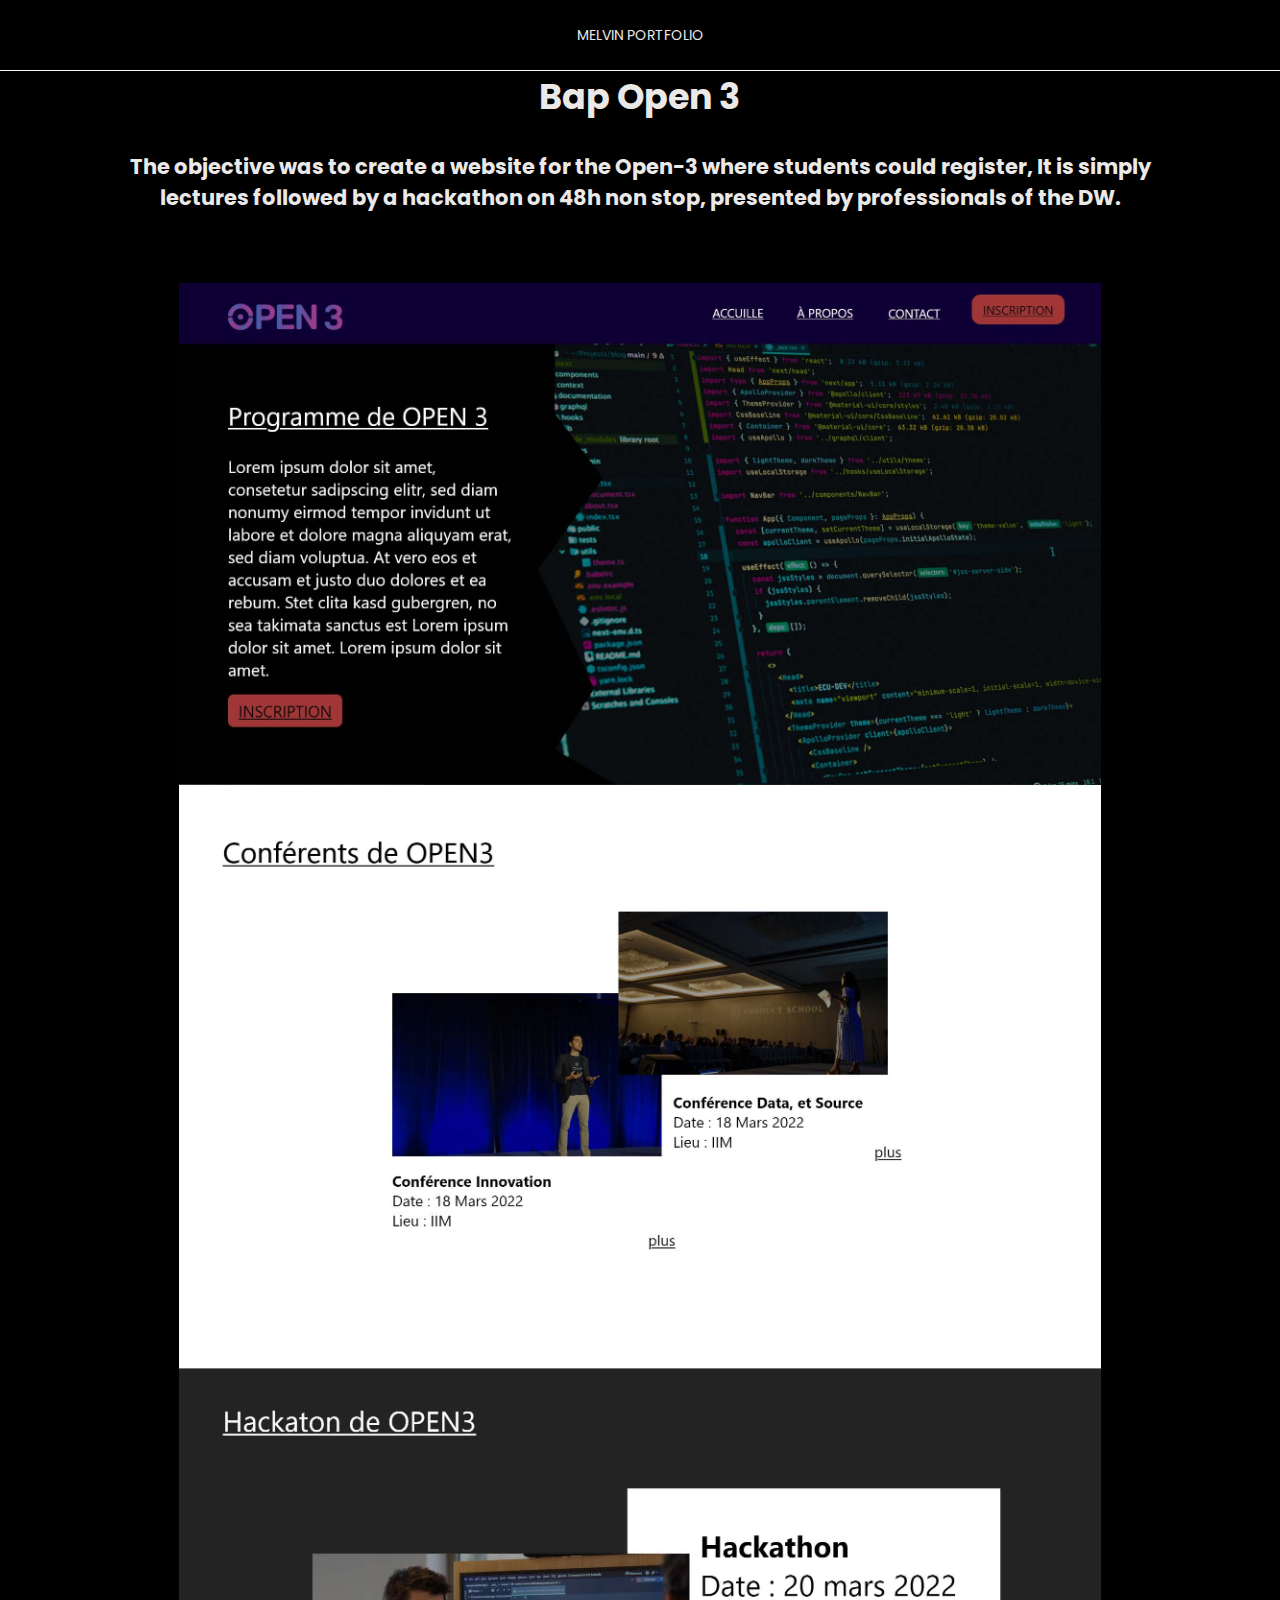
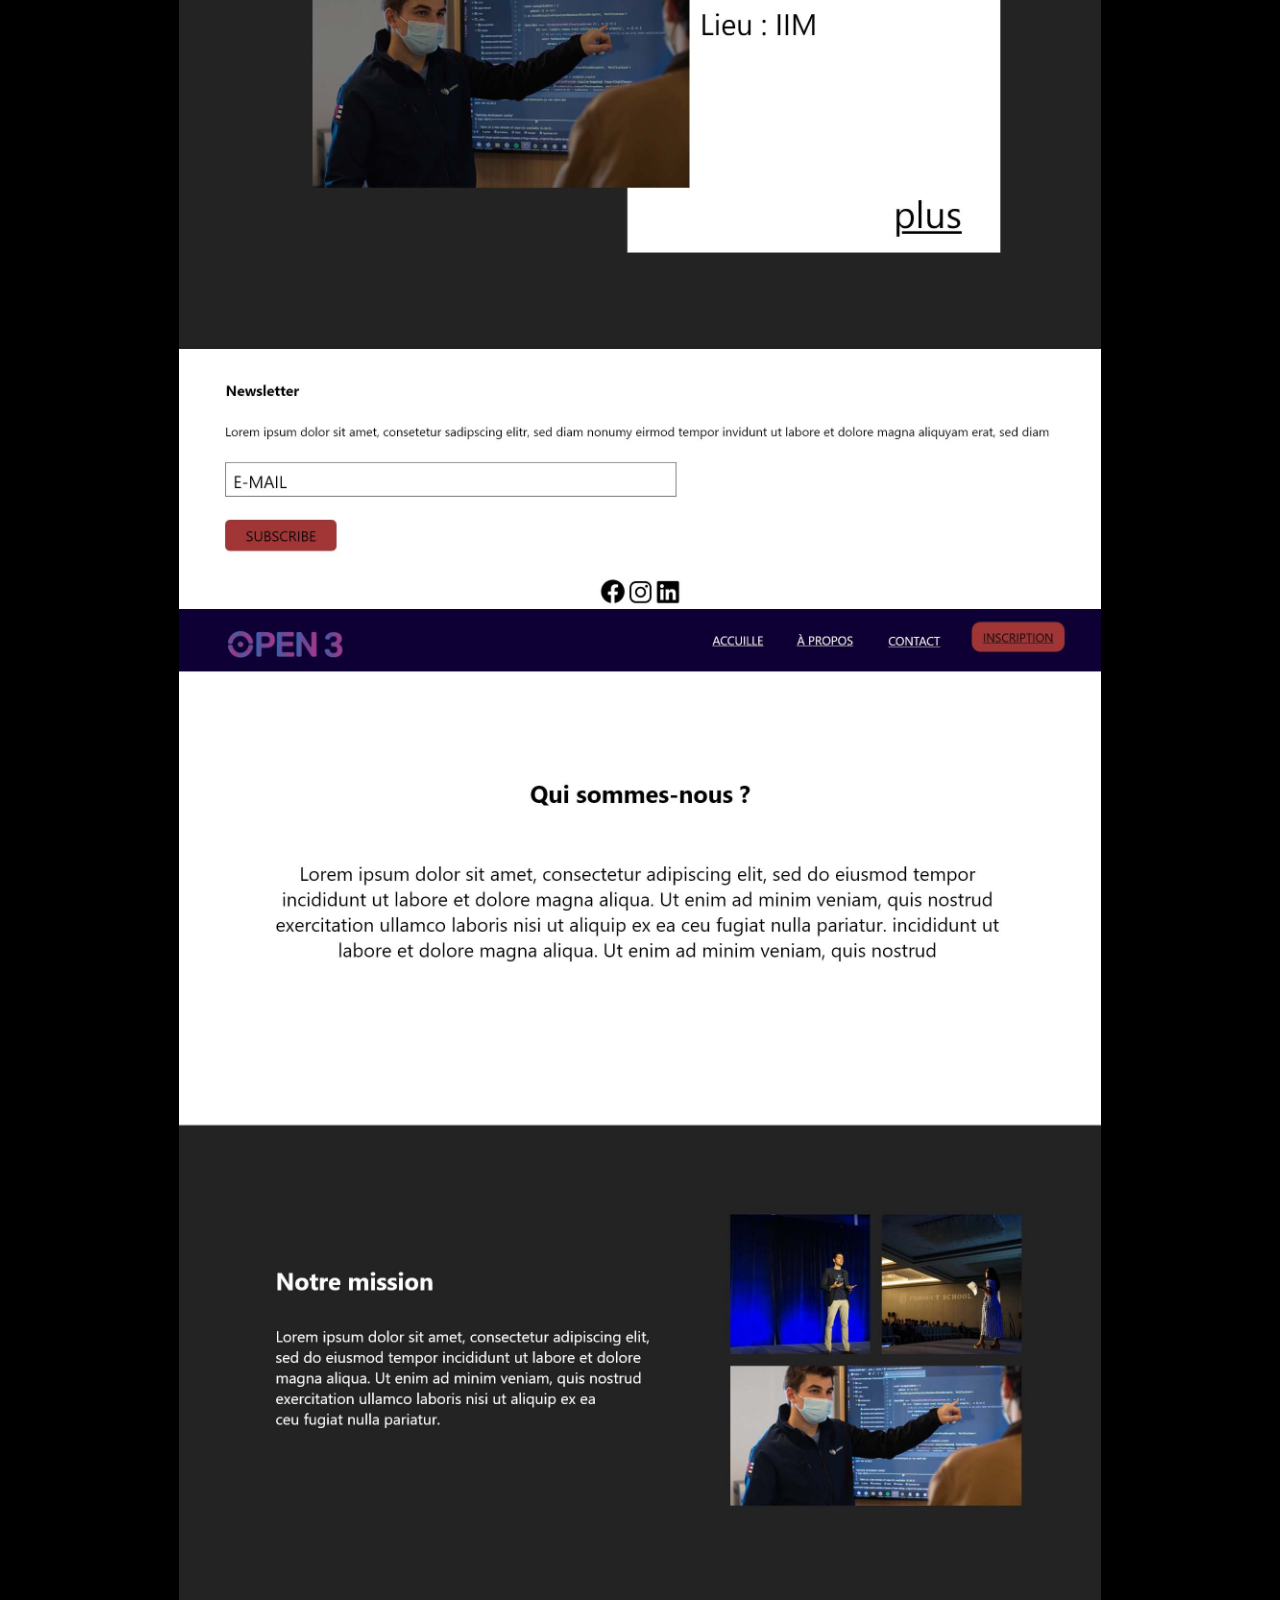
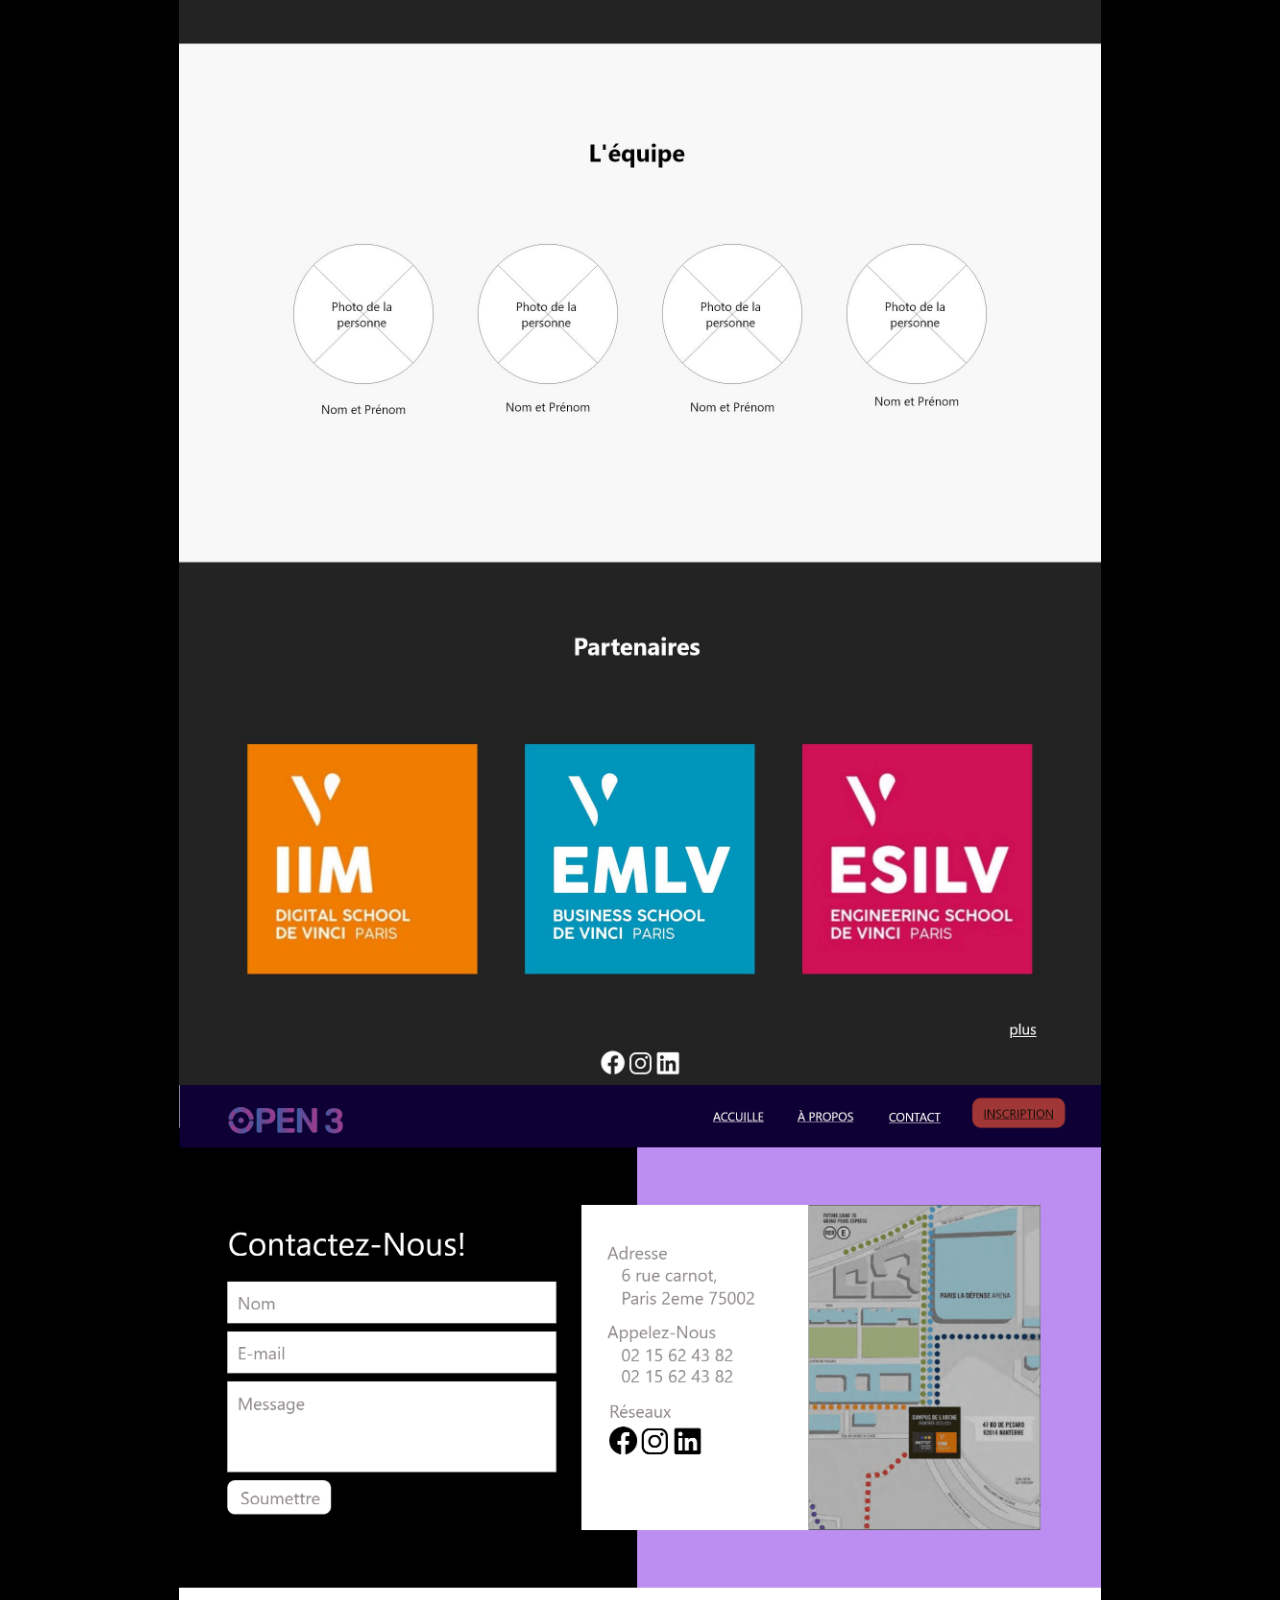
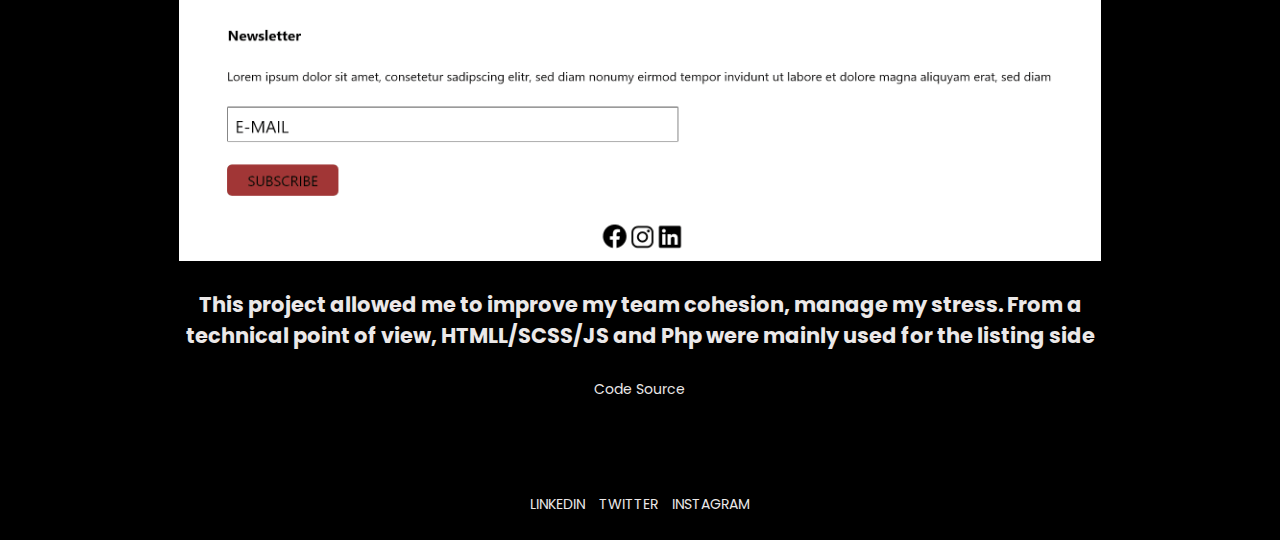
<file: bap-open-3.html>
<!DOCTYPE html>
<html lang="en">
<head>
    <meta charset="UTF-8">
    <meta http-equiv="X-UA-Compatible" content="IE=edge">
    <meta name="viewport" content="width=device-width, initial-scale=1.0">
    <script src="https://code.jquery.com/jquery-3.5.0.js"></script>
    <link rel="stylesheet" href="https://use.fontawesome.com/releases/v5.15.4/css/all.css" integrity="sha384-DyZ88mC6Up2uqS4h/KRgHuoeGwBcD4Ng9SiP4dIRy0EXTlnuz47vAwmeGwVChigm" crossorigin="anonymous">
    <link href="https://www.dafontfree.net/embed/bW9udHJlYWwtbWVkaXVtLXJlZ3VsYXImZGF0YS8yNi9tLzEzNTAxOC9Nb250cmVhbC1NZWRpdW0udHRm" rel="stylesheet" type="text/css"/>
    <link rel="stylesheet" href="style.css">
    <title>Open-3 Project</title>
</head>
<body>
    <header>
        <nav>
            
            <ul class="midle">
                <span class="scroll_to_about button-hover"><a href="index.html">MELVIN PORTFOLIO</a></span>
            </ul>  
        </nav>    
    </header>
    <section class="desc-project">
        <h1>Bap Open 3</h1>
        <h3>The objective was to create a website for the Open-3 where students could register, It is simply lectures followed by a hackathon on 48h non stop, presented by professionals of the DW.  </h3>

    </section>
    <section class="visu-project">
        <img src="./image/Accueil – 1.jpg" loading="lazy" alt="">
        <img src="./image/About Us.jpg" loading="lazy" alt="">
        <img src="./image/Accueil.png" loading="lazy" alt="">
    </section>
    <section class="conclu-project">
        <h3>This project allowed me to improve my team cohesion, manage my stress. From a technical point of view, HTMLL/SCSS/JS and Php were mainly used for the listing side</h3>
    <div class="link-project">
        <a href="#">
            <!-- <i class="fas fa-arrow-left"></i> -->
        </a>
        <a href="https://github.com/MeliMel00/Bap-open-3-grp34" class="github-link" target="_blank">Code Source</a>
        <a href="travel-enjoy.html"><i class="fas fa-arrow-right"></i></a>
    </div>
    </section>
    <footer>
        <div class="link_profil_footer">
            <a href="https://www.linkedin.com/in/melvin-chevallier-5460271b9/"><ul>LINKEDIN</ul></a>
            <a href="https://twitter.com/CvlMel"><ul>TWITTER</ul></a>
            <a href="https://www.instagram.com/mel_cvl93/"><ul>INSTAGRAM</ul></a>
            <a href="mailto:melvin.chevallier@edu.devinci.fr"><ul><i class="fas fa-envelope"></i></ul></a>
       </div>
    </footer>
    <div class="cursor"></div>
</body>
<script src="./js/cursor.js"></script>
<script src="./js/monscript.js"></script>
</html>
</file>
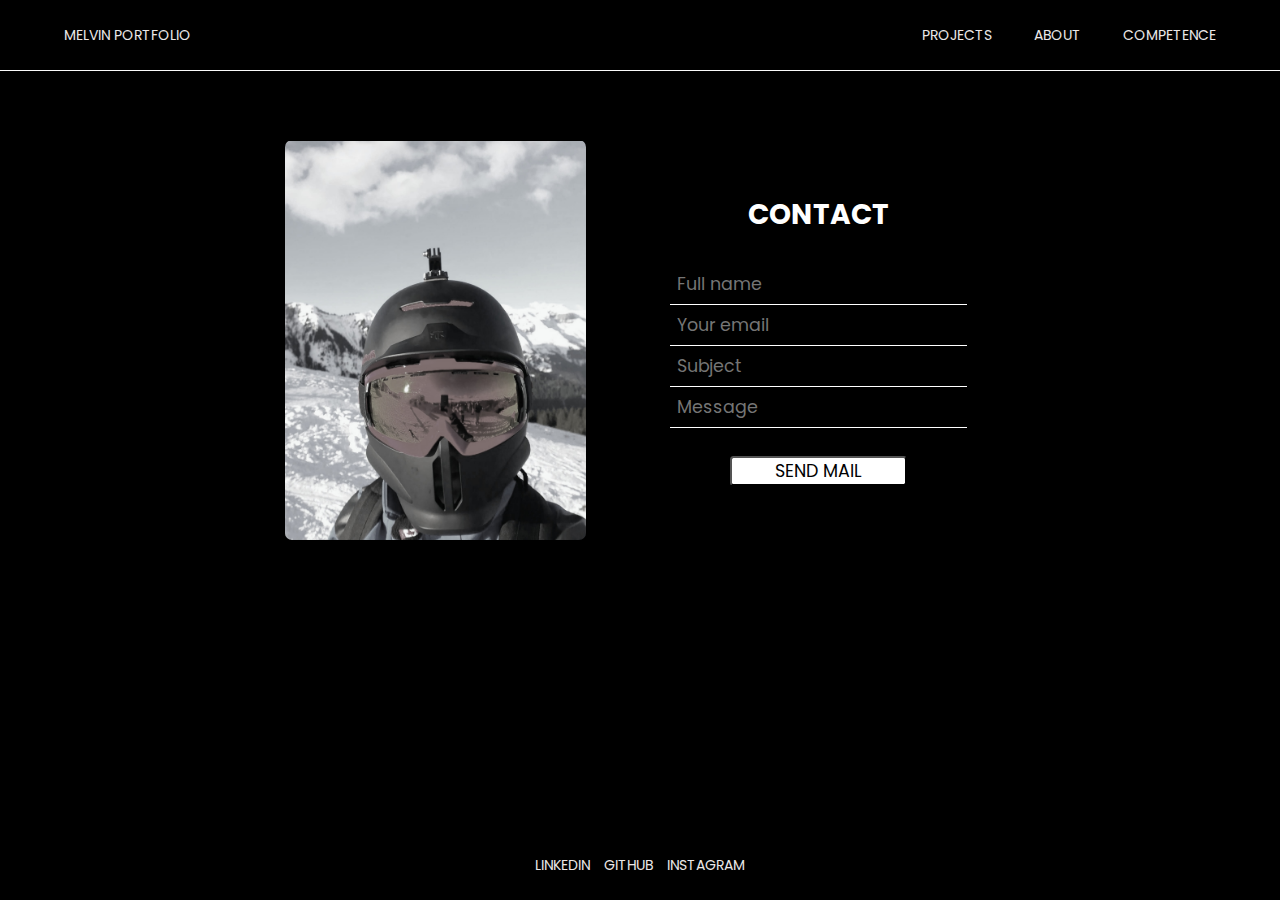
<file: form.html>
<!DOCTYPE html>
<html lang="en">
<head>
    <meta charset="UTF-8">
    <meta http-equiv="X-UA-Compatible" content="IE=edge">
    <meta name="viewport" content="width=device-width, initial-scale=1.0">
    <script src="https://code.jquery.com/jquery-3.5.0.js"></script>
    <link rel="stylesheet" href="https://use.fontawesome.com/releases/v5.15.4/css/all.css" integrity="sha384-DyZ88mC6Up2uqS4h/KRgHuoeGwBcD4Ng9SiP4dIRy0EXTlnuz47vAwmeGwVChigm" crossorigin="anonymous">
    <link href="https://www.dafontfree.net/embed/bW9udHJlYWwtbWVkaXVtLXJlZ3VsYXImZGF0YS8yNi9tLzEzNTAxOC9Nb250cmVhbC1NZWRpdW0udHRm" rel="stylesheet" type="text/css"/>
    <link rel="stylesheet" href="style.css">
    <title>Portfolio Melvin Chevallier</title>
</head>
<body>
    <header>
        <nav>
            
            <ul class="left">
                <span class="scroll_to_about button-hover"><a href="index.html">MELVIN PORTFOLIO</a></span>
            </ul>
            <ul class="right">
                <ul>
                    <span class="scroll_to_projects">PROJECTS</span>
                </ul>
                <ul>
                    <span class="scroll_to_about">ABOUT</span>
                </ul>
                <ul>
                    <span class="scroll_to_hia">COMPETENCE</span>
                </ul>
            </ul>
            <ul class="burger-open">
                <img src="./image/hamburger.693fd2ab.svg" alt="menu-burger">
            </ul>
            
        </nav>     
            <div class="burger">
                    <span class="burger-close close-div">Close</span>
                    <div class="menu-mobile-content">
                        <span class="scroll_to_projects">PROJECTS</span>
                        <span class="scroll_to_about">ABOUT</span>
                        <span class="scroll_to_hia1">COMPETENCE</span>
                    </div>
            </div>
    </header>
    <section class="section_form">
       
        <div class="div_form_img">
            <div class="form_image">

            </div>
            <div class="contact_form">
                <h1>CONTACT</h1>
                <form class="contact_form" action="mailto:melvin.chevallier@edu.devinci.fr" method="get" enctype="text/plain">
                    <input type="text" name="name" placeholder="Full name">
                    <input type="text" name="email" placeholder="Your email">
                    <input type="text" name="subject" placeholder="Subject">
                    <input name="message" placeholder="Message"></input>
                    <button type="submit" class="submit">SEND MAIL</button>
                </form>
            </div>
        </div>
    </section>
    <footer>
        <div class="link_profil_footer">
            <a href="https://www.linkedin.com/in/melvin-chevallier-5460271b9/"><ul>LINKEDIN</ul></a>
            <a href="https://github.com/MeliMel00"><ul>GITHUB</ul></a>
            <a href="https://www.instagram.com/mel_cvl93/"><ul>INSTAGRAM</ul></a>
            <a href="mailto:melvin.chevallier@edu.devinci.fr"><ul><i class="fas fa-envelope"></i></ul></a>
       </div>
    </footer>
    <div class="cursor"></div>
</body>
<script src="./js/cursor.js"></script>
<script src="./js/monscript.js"></script>
</html>
</file>
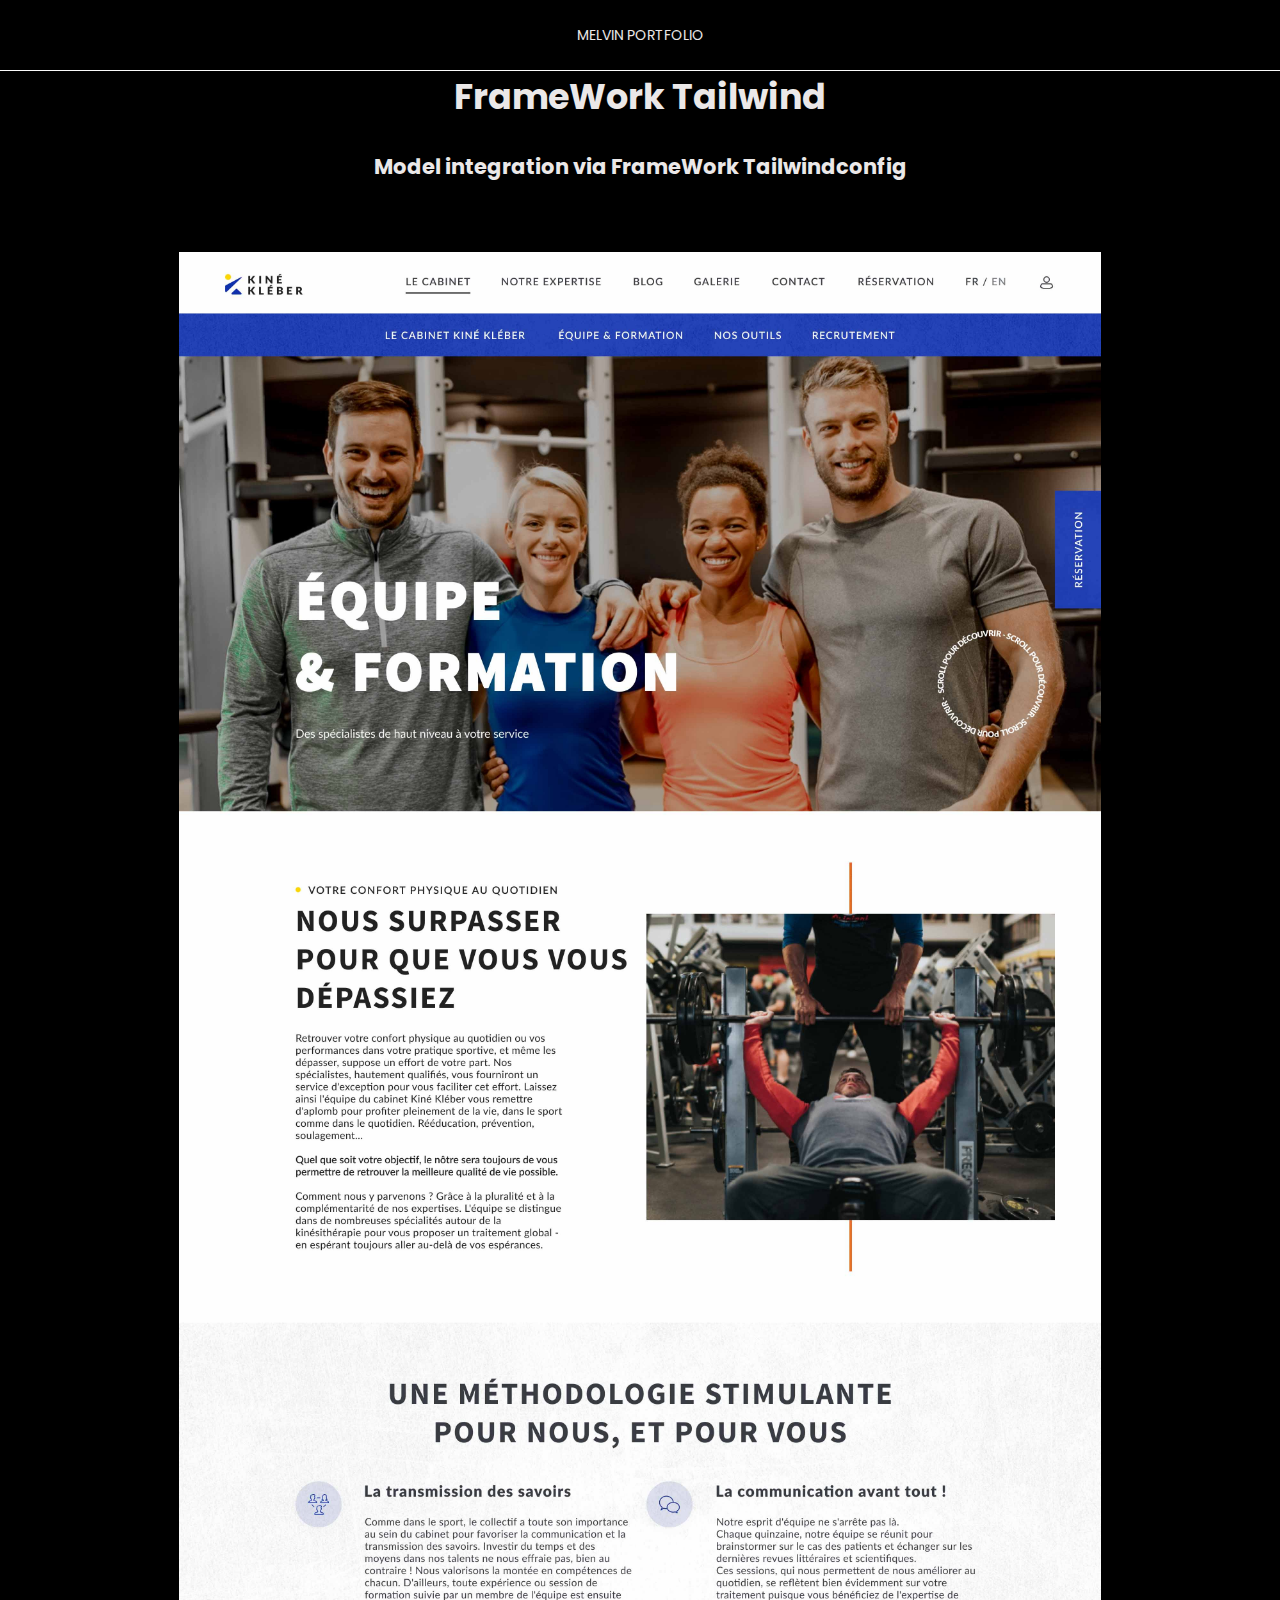
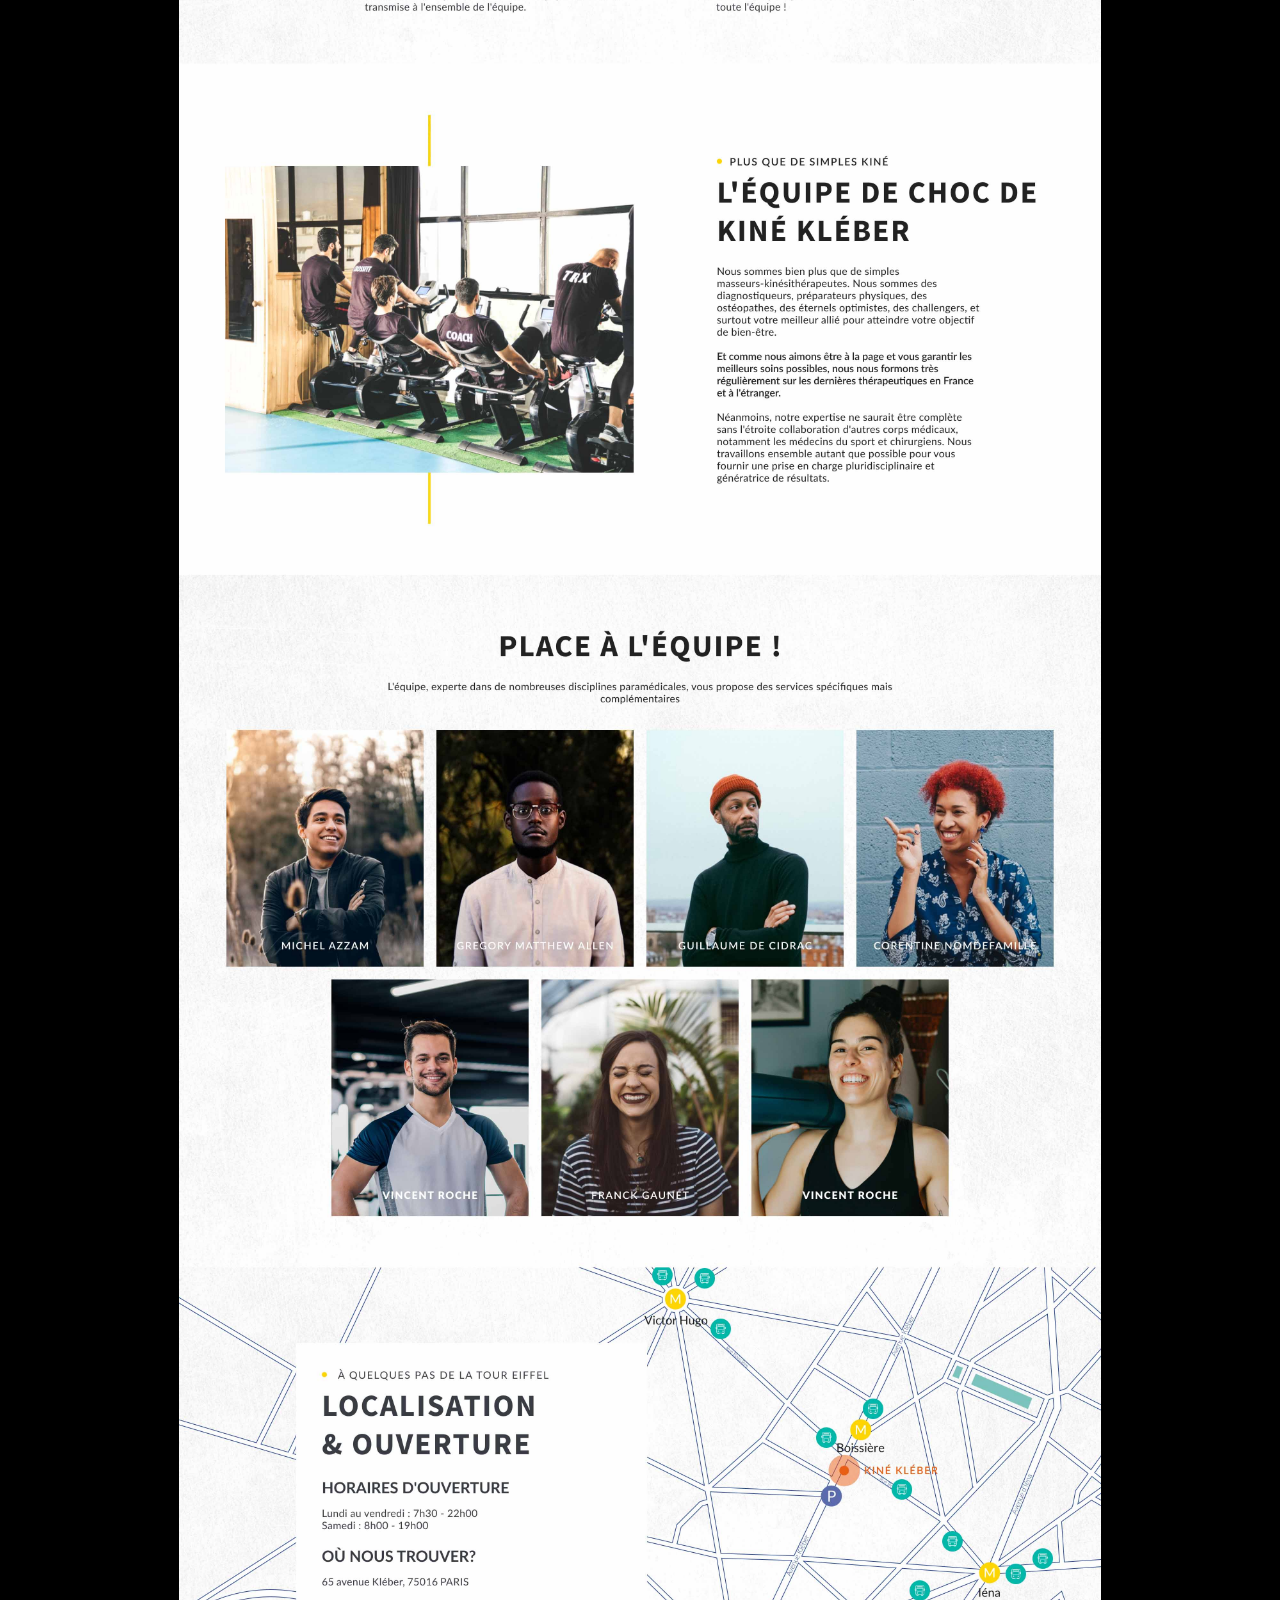
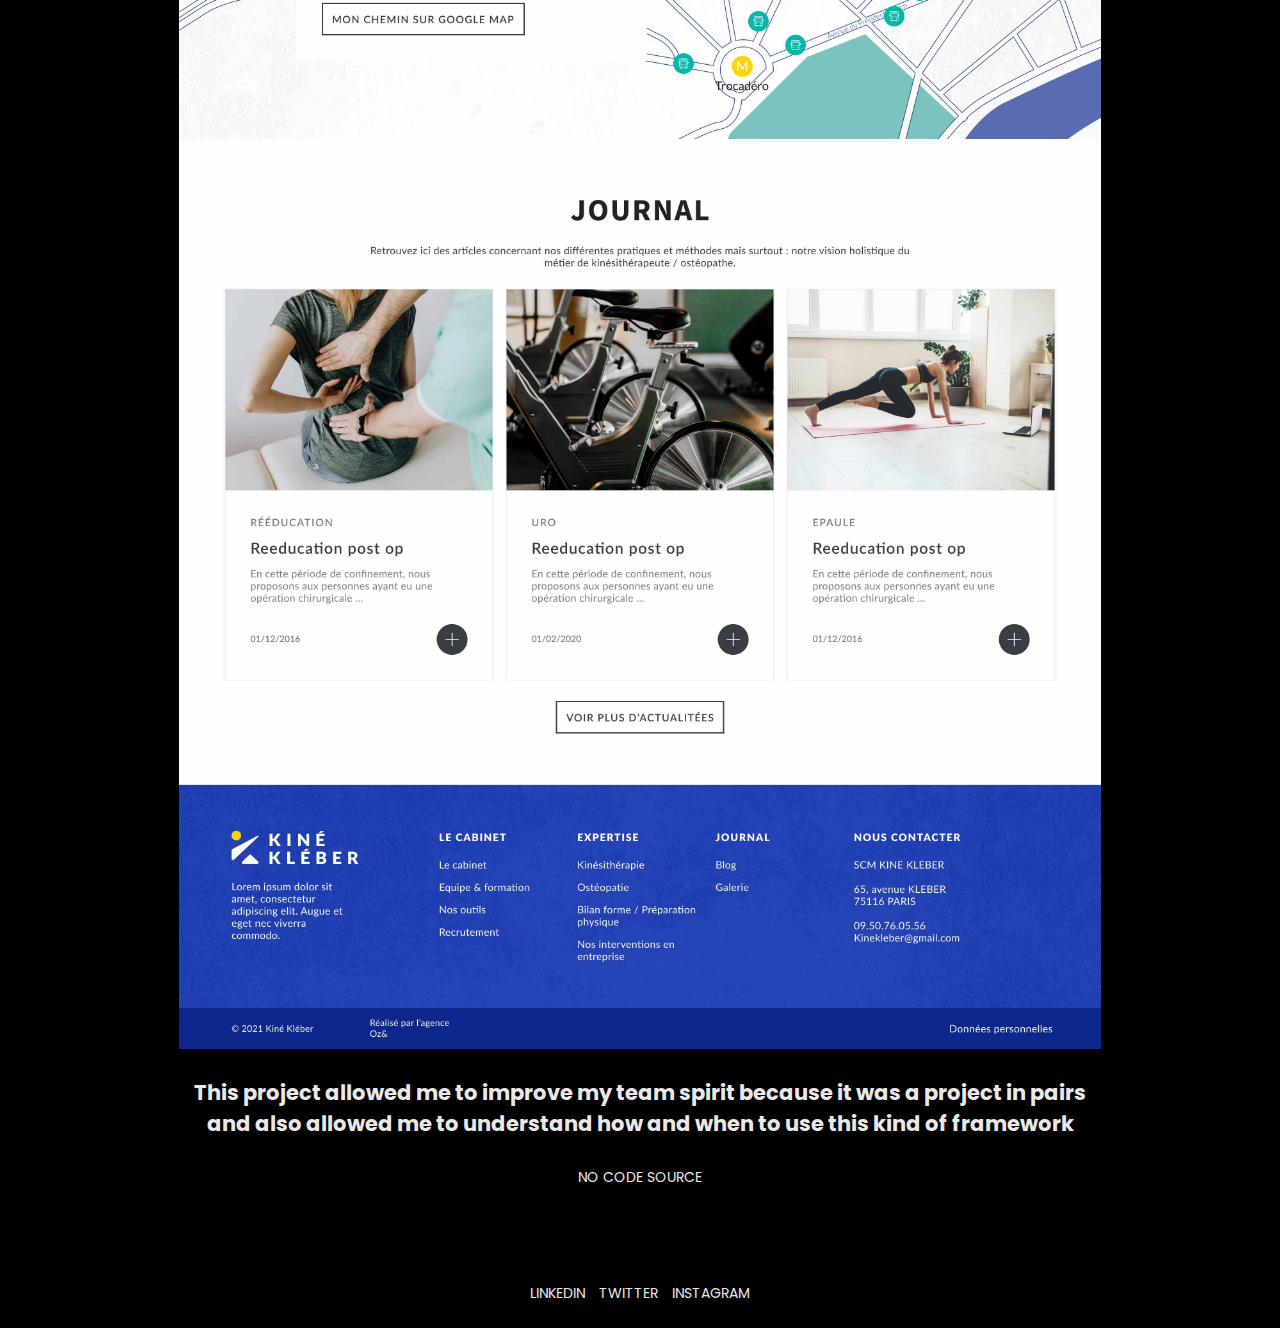
<file: formation.html>
<!DOCTYPE html>
<html lang="en">
<head>
    <meta charset="UTF-8">
    <meta http-equiv="X-UA-Compatible" content="IE=edge">
    <meta name="viewport" content="width=device-width, initial-scale=1.0">
    <script src="https://code.jquery.com/jquery-3.5.0.js"></script>
    <link rel="stylesheet" href="https://use.fontawesome.com/releases/v5.15.4/css/all.css" integrity="sha384-DyZ88mC6Up2uqS4h/KRgHuoeGwBcD4Ng9SiP4dIRy0EXTlnuz47vAwmeGwVChigm" crossorigin="anonymous">
    <link href="https://www.dafontfree.net/embed/bW9udHJlYWwtbWVkaXVtLXJlZ3VsYXImZGF0YS8yNi9tLzEzNTAxOC9Nb250cmVhbC1NZWRpdW0udHRm" rel="stylesheet" type="text/css"/>
    <link rel="stylesheet" href="style.css">
    <title>Tailwind Project</title>
</head>
<body>
    <header>
        <nav>
            
            <ul class="midle">
                <span class="scroll_to_about button-hover"><a href="index.html">MELVIN PORTFOLIO</a></span>
            </ul> 
        </nav>    
    </header>
    <section class="desc-project">
        <h1>FrameWork Tailwind</h1>
        <h3>Model integration via FrameWork Tailwindconfig</h3>

    </section>
    <section class="visu-project">
        <img src="./image/Equipe & formation.jpg" loading="lazy" alt="">
    </section>
    <section class="conclu-project">
        <h3>This project allowed me to improve my team spirit because it was a project in pairs and also allowed me to understand how and when to use this kind of framework</h3>
    <div class="link-project">
        <a href="travel-enjoy.html"><i class="fas fa-arrow-left"></i></a>
        <span>NO CODE SOURCE</span>
        <a href="pokemon.html"><i class="fas fa-arrow-right"></i></a>
    </div>
    </section>
    <footer>
        <div class="link_profil_footer">
            <a href="https://www.linkedin.com/in/melvin-chevallier-5460271b9/"><ul>LINKEDIN</ul></a>
            <a href="https://twitter.com/CvlMel"><ul>TWITTER</ul></a>
            <a href="https://www.instagram.com/mel_cvl93/"><ul>INSTAGRAM</ul></a>
            <a href="mailto:melvin.chevallier@edu.devinci.fr"><ul><i class="fas fa-envelope"></i></ul></a>
       </div>
    </footer>
    <div class="cursor"></div>
</body>
<script src="./js/cursor.js"></script>
<script src="./js/monscript.js"></script>
</html>
</file>
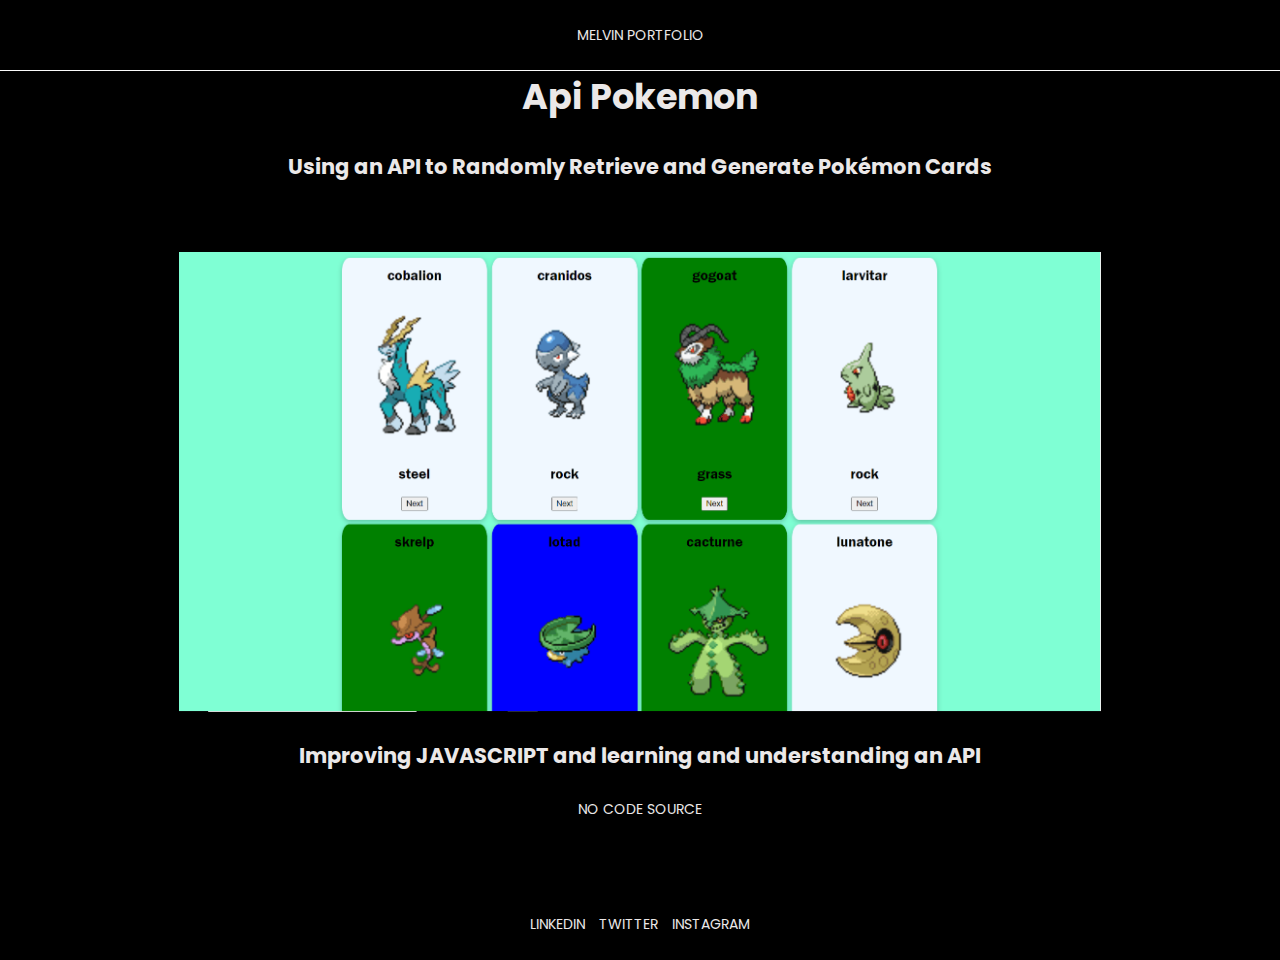
<file: pokemon.html>
<!DOCTYPE html>
<html lang="en">
<head>
    <meta charset="UTF-8">
    <meta http-equiv="X-UA-Compatible" content="IE=edge">
    <meta name="viewport" content="width=device-width, initial-scale=1.0">
    <script src="https://code.jquery.com/jquery-3.5.0.js"></script>
    <link rel="stylesheet" href="https://use.fontawesome.com/releases/v5.15.4/css/all.css" integrity="sha384-DyZ88mC6Up2uqS4h/KRgHuoeGwBcD4Ng9SiP4dIRy0EXTlnuz47vAwmeGwVChigm" crossorigin="anonymous">
    <link href="https://www.dafontfree.net/embed/bW9udHJlYWwtbWVkaXVtLXJlZ3VsYXImZGF0YS8yNi9tLzEzNTAxOC9Nb250cmVhbC1NZWRpdW0udHRm" rel="stylesheet" type="text/css"/>
    <link rel="stylesheet" href="style.css">
    <title>NodeJs Project</title>
</head>
<body>
    <header>
        <nav>
            
            <ul class="midle">
                <span class="scroll_to_about button-hover"><a href="index.html">MELVIN PORTFOLIO</a></span>
            </ul> 
        </nav>    
    </header>
    <section class="desc-project">
        <h1>Api Pokemon</h1>
        <h3>Using an API to Randomly Retrieve and Generate Pokémon Cards</h3>

    </section>
    <section class="visu-project">
        <img src="./image/pokemon-1.png" loading="lazy" alt="">
    </section>
    <section class="conclu-project">
        <h3>Improving JAVASCRIPT and learning and understanding an API</h3>
    <div class="link-project">
        <a href="formation.html"><i class="fas fa-arrow-left"></i></a>
        <span>NO CODE SOURCE</span>
        <a href="travel-enjoy.html">
            <i class="fas fa-arrow-right"></i>
        </a>
    </div>
    </section>
    <footer>
        <div class="link_profil_footer">
            <a href="https://www.linkedin.com/in/melvin-chevallier-5460271b9/"><ul>LINKEDIN</ul></a>
            <a href="https://twitter.com/CvlMel"><ul>TWITTER</ul></a>
            <a href="https://www.instagram.com/mel_cvl93/"><ul>INSTAGRAM</ul></a>
            <a href="mailto:melvin.chevallier@edu.devinci.fr"><ul><i class="fas fa-envelope"></i></ul></a>
       </div>
    </footer>
    <div class="cursor"></div>
</body>
<script src="./js/cursor.js"></script>
<script src="./js/monscript.js"></script>
</html>
</file>
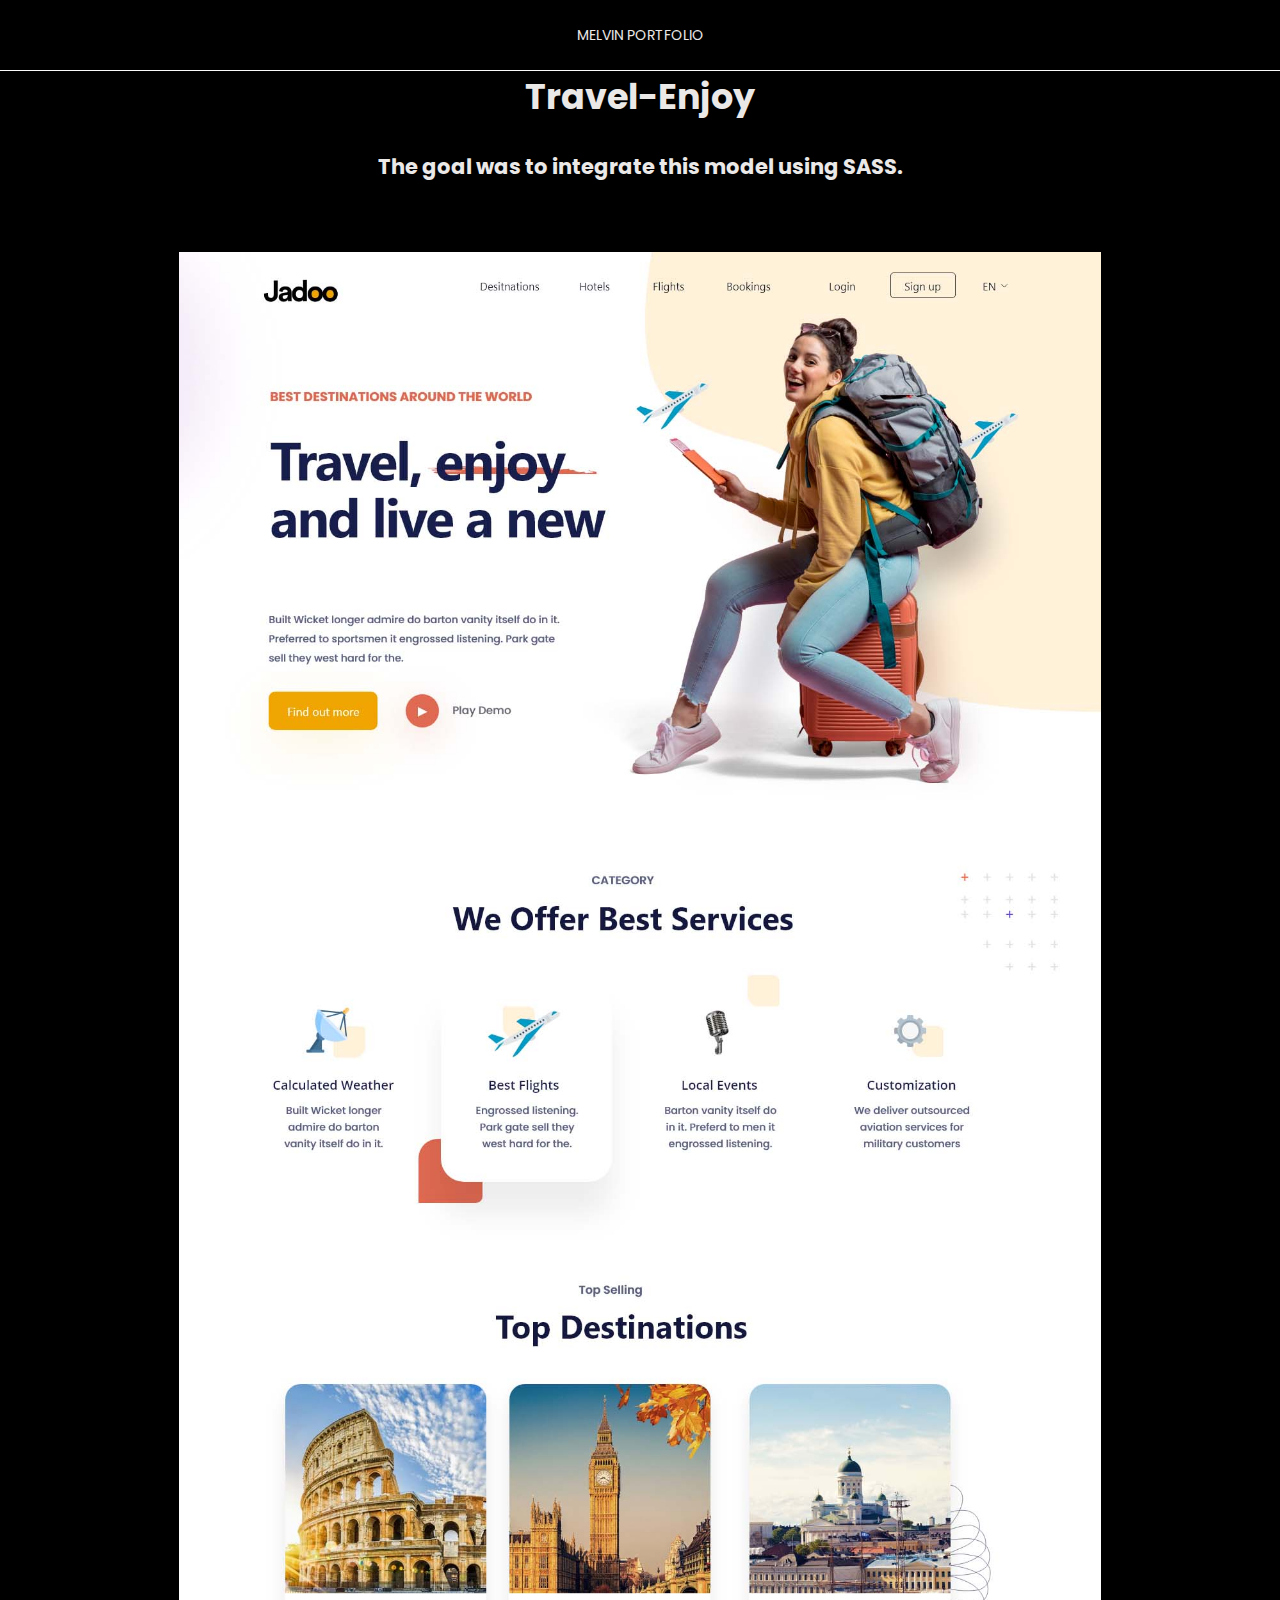
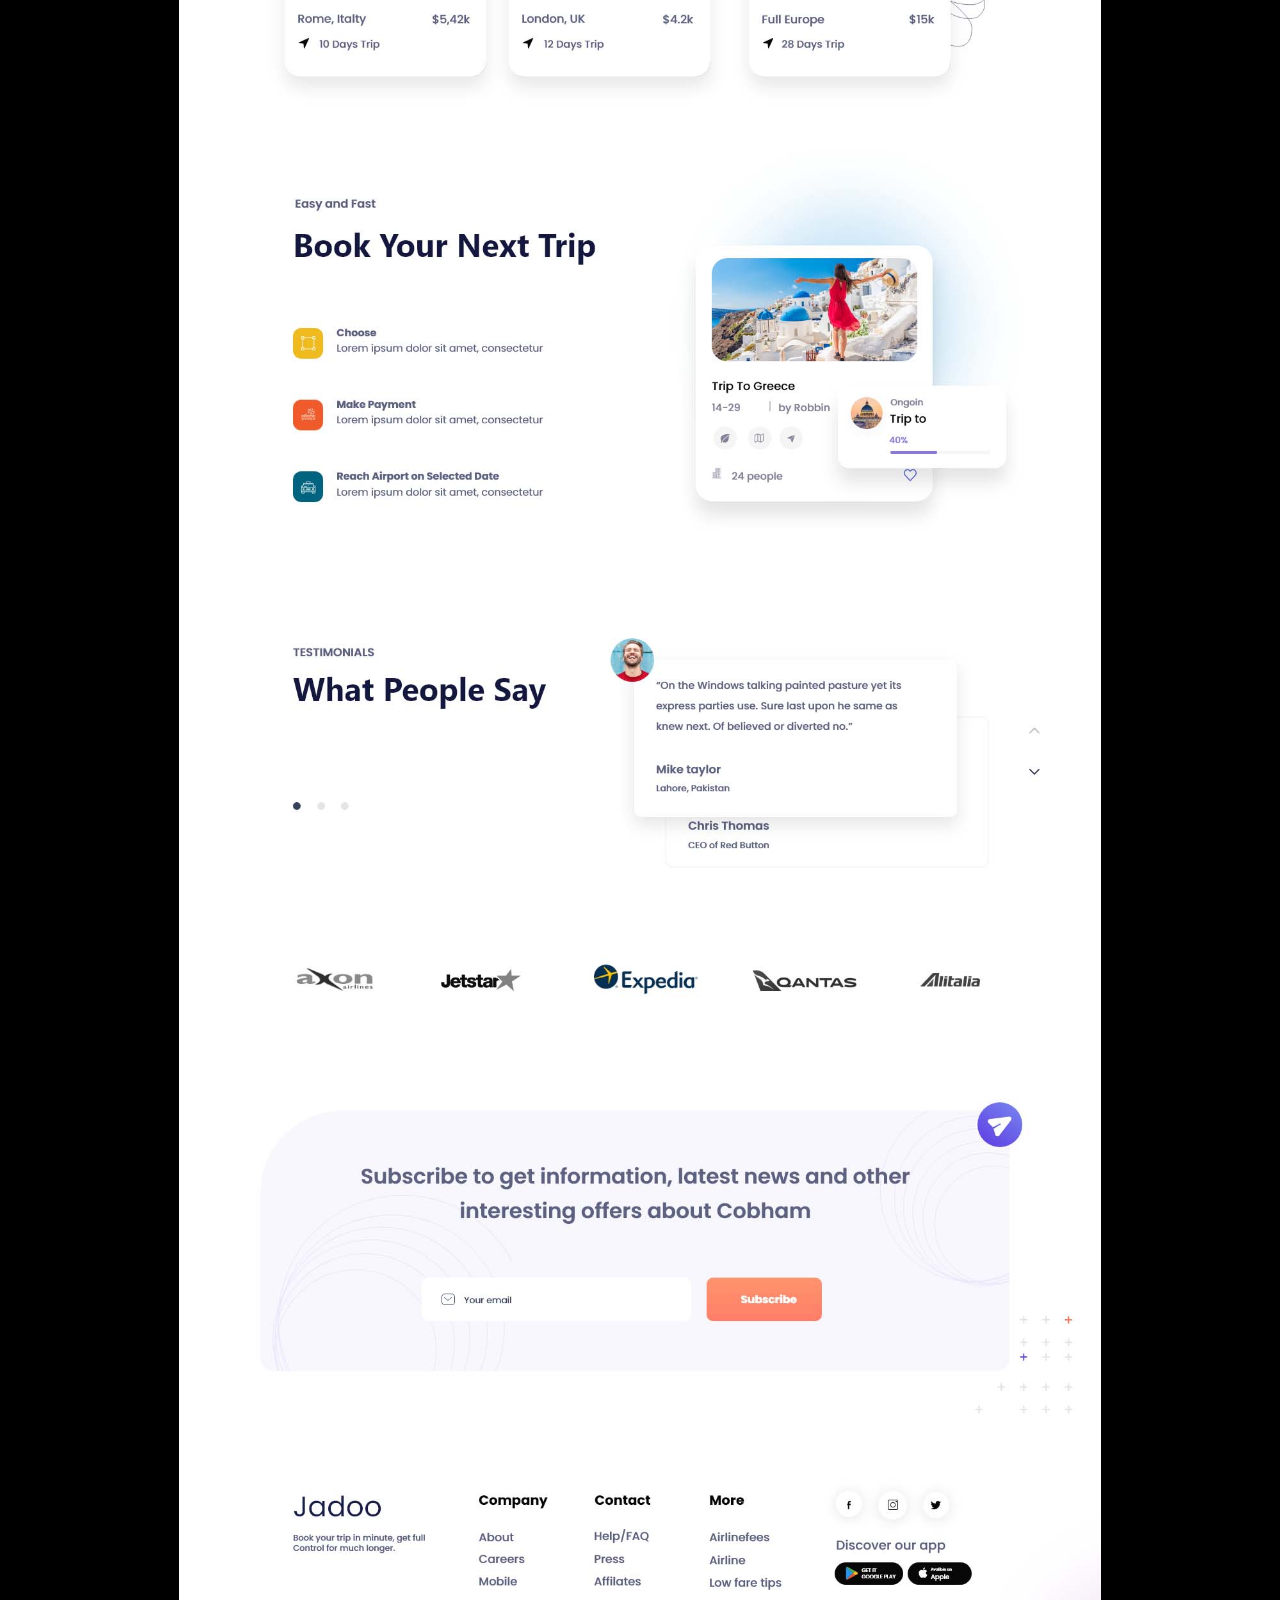
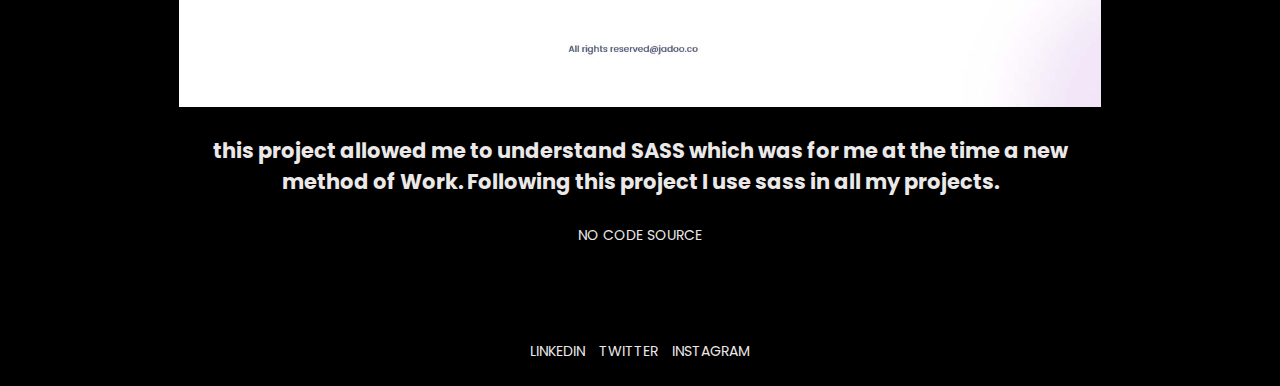
<file: travel-enjoy.html>
<!DOCTYPE html>
<html lang="en">
<head>
    <meta charset="UTF-8">
    <meta http-equiv="X-UA-Compatible" content="IE=edge">
    <meta name="viewport" content="width=device-width, initial-scale=1.0">
    <script src="https://code.jquery.com/jquery-3.5.0.js"></script>
    <link rel="stylesheet" href="https://use.fontawesome.com/releases/v5.15.4/css/all.css" integrity="sha384-DyZ88mC6Up2uqS4h/KRgHuoeGwBcD4Ng9SiP4dIRy0EXTlnuz47vAwmeGwVChigm" crossorigin="anonymous">
    <link href="https://www.dafontfree.net/embed/bW9udHJlYWwtbWVkaXVtLXJlZ3VsYXImZGF0YS8yNi9tLzEzNTAxOC9Nb250cmVhbC1NZWRpdW0udHRm" rel="stylesheet" type="text/css"/>
    <link rel="stylesheet" href="style.css">
    <title>Sass Project</title>
</head>
<body>
    <header>
        <nav>
            
            <ul class="midle">
                <span class="scroll_to_about button-hover"><a href="index.html">MELVIN PORTFOLIO</a></span>
            </ul> 
        </nav>    
    </header>
    <section class="desc-project">
        <h1>Travel-Enjoy</h1>
        <h3>The goal was to integrate this model using SASS.</h3>

    </section>
    <section class="visu-project">
        <img src="./image/Artboard – 1.jpg" alt="">
    </section>
    <section class="conclu-project">
        <h3>this project allowed me to understand SASS which was for me at the time a new method of Work. Following this project I use sass in all my projects.</h3>
    <div class="link-project">
        <a href="bap-open-3.html"><i class="fas fa-arrow-left"></i></a>
        <span>NO CODE SOURCE</span>
        <a href="formation.html"><i class="fas fa-arrow-right"></i></a>
    </div>
    </section>
    <footer>
        <div class="link_profil_footer">
            <a href="https://www.linkedin.com/in/melvin-chevallier-5460271b9/"><ul>LINKEDIN</ul></a>
            <a href="https://twitter.com/CvlMel"><ul>TWITTER</ul></a>
            <a href="https://www.instagram.com/mel_cvl93/"><ul>INSTAGRAM</ul></a>
            <a href="mailto:melvin.chevallier@edu.devinci.fr"><ul><i class="fas fa-envelope"></i></ul></a>
    </footer>
    <div class="cursor"></div>
</body>
<script src="./js/cursor.js"></script>
<script src="./js/monscript.js"></script>
</html>
</file>
<file: style.css>
@import url("https://fonts.googleapis.com/css2?family=Poppins:ital,wght@1,900&display=swap");
.title-sect-about {
  color: var(--main-color);
  display: block;
  padding-bottom: 5rem;
}
@media screen and (max-width: 800px) {
  .title-sect-about {
    padding-bottom: 2rem;
  }
}
.title-sect-about h2 {
  font-size: 3rem;
  text-align: center;
}

.about_section {
  display: flex;
  flex-direction: column;
  background-color: var(--background-color);
  max-width: 1440px;
  margin: 0 auto;
}
@media screen and (max-width: 1024px) {
  .about_section {
    margin: 0 25px;
  }
}
.about_section .about_title {
  display: flex;
  flex-direction: column;
  color: var(--main-color);
  width: 100%;
  height: 75vh;
  background-image: url(./image/ski.jpg);
  background-repeat: no-repeat;
  background-size: contain;
  background-position: right;
  justify-content: center;
}
@media screen and (max-width: 1024px) {
  .about_section .about_title {
    background-image: none;
    min-height: auto;
  }
}
.about_section .about_title h2, .about_section .about_title span {
  font-size: 3rem;
}
@media screen and (max-width: 800px) {
  .about_section .about_title h2, .about_section .about_title span {
    font-size: 2rem;
  }
}
.about_section .about_title span:nth-of-type(1) {
  color: blue;
}
.about_section .about_title span:nth-of-type(3) {
  color: red;
}
.about_section .about_title h2:nth-of-type(1) {
  margin-left: 5%;
}
@media screen and (max-width: 1024px) {
  .about_section .about_title h2:nth-of-type(1) {
    margin-left: 0;
  }
}
.about_section .about_title h2:nth-of-type(3) {
  margin-left: 10%;
}
@media screen and (max-width: 1024px) {
  .about_section .about_title h2:nth-of-type(3) {
    margin-left: 0;
  }
}

.upper-section {
  height: 5rem;
  width: 100%;
  background-color: var(--background-color);
}

.moutain-image {
  width: 100%;
  height: 15vh;
  background-size: 120vh;
  background-position-y: top;
  background-position-x: center;
  background-image: url(./image/Sans--titre---2.gif);
  background-size: 75%;
  background-repeat: no-repeat;
}
@media screen and (max-width: 1024px) {
  .moutain-image {
    background-position-y: center;
    background-size: 150%;
  }
}

.items2, .items3 {
  grid-row: 1/4;
  background-color: white;
}

.announce {
  display: none;
}

@media screen and (max-width: 800px) {
  .announce {
    height: 6rem;
    width: auto;
    border-top: solid 1px #fafafa;
    border-bottom: solid 1px #fafafa;
    background-color: var(--background-color);
    display: flex;
    overflow: hidden;
  }
  .announce .announce_container {
    display: flex;
    justify-content: flex-start;
    align-items: center;
    width: auto;
  }
  .announce .announce_container p {
    white-space: nowrap;
    font-size: 2rem;
    padding-left: 1rem;
    text-transform: uppercase;
    color: var(--main-color);
  }
  .announce .announce_container .blue {
    color: blue;
  }

  .announce_container:nth-of-type(1) {
    -webkit-animation: move-left 15s linear infinite;
    animation: move-left 15s linear infinite;
  }

  .announce_container:nth-of-type(2) {
    -webkit-animation: move-left2 15s linear infinite;
    animation: move-left2 15s linear infinite;
    -webkit-animation-delay: 7.5s;
    animation-delay: 7.5s;
  }

  @-webkit-keyframes move-left {
    0% {
      transform: translate(100%);
    }
    to {
      transform: translate(-100%);
    }
  }
  @keyframes move-left {
    0% {
      transform: translate(100%);
    }
    to {
      transform: translate(-100%);
    }
  }
  @-webkit-keyframes move-left2 {
    0% {
      transform: translate(0);
    }
    to {
      transform: translate(-200%);
    }
  }
  @keyframes move-left2 {
    0% {
      transform: translate(0);
    }
    to {
      transform: translate(-200%);
    }
  }
}
.upper-hia1 {
  display: none;
}
@media screen and (max-width: 800px) {
  .upper-hia1 {
    padding-top: 5rem;
    display: block;
  }
}

.how-i-am {
  background-color: var(--background-color);
  display: flex;
  flex-direction: row;
  flex-wrap: wrap;
  max-width: 1440px;
  margin: 0 auto;
  justify-content: space-between;
}
@media screen and (max-width: 1024px) {
  .how-i-am {
    gap: 0;
    margin: 0 25px;
  }
}
.how-i-am .title-sect-about {
  width: 100%;
}
.how-i-am .about_paragraph {
  color: var(--main-color);
  width: 45%;
  max-width: 500px;
}
@media screen and (max-width: 1024px) {
  .how-i-am .about_paragraph {
    width: fit-content;
  }
}
.how-i-am .about_paragraph p {
  padding-top: 2rem;
  font-size: 1.2rem;
}
@media screen and (max-width: 1024px) {
  .how-i-am .about_paragraph p {
    width: 100% !important;
    margin: 0 !important;
  }
}
.how-i-am .about_paragraph p:nth-of-type(2) {
  padding-bottom: 2rem;
}
.how-i-am .about_paragraph span {
  font-size: 1.2rem;
  color: rgb(0, 0, 255);
}
.how-i-am .my-skills {
  display: inline-flex;
  justify-content: space-between;
  gap: 3rem;
  width: max-content;
}
@media screen and (max-width: 800px) {
  .how-i-am .my-skills {
    flex-direction: column;
    width: 100%;
  }
}
.how-i-am .my-skills ul {
  padding: 2rem;
  background-color: var(--main-color);
  border-radius: 3rem;
  box-shadow: 0px 0px 8px -3px var(--main-color);
  display: flex;
  flex-direction: column;
  height: fit-content;
}
.how-i-am .my-skills ul h2, .how-i-am .my-skills ul h3 {
  color: var(--background-color) !important;
}
.how-i-am .my-skills ul h2 {
  text-align: center;
  padding-bottom: 2rem;
}
.how-i-am .my-skills li {
  list-style: none;
  box-shadow: 0px 0px 8px -3px rgb(0, 0, 0);
  border-radius: 2rem;
}
.how-i-am .my-skills .skill-before {
  width: 100%;
  height: 1rem;
  background-color: white;
}
.how-i-am .my-skills .skill-after {
  position: relative;
  top: -1rem;
  height: 1rem;
  background-color: rgb(61, 61, 61);
  width: 0%;
}
:root {
  --button-color: wheat;
  --main-color: rgb(235, 232, 232);
  --skill-color: rgb(131, 118, 118);
  --background-color: black;
  --logo-width: 4vw;
  --black-width: 2vw;
}

a {
  text-decoration: none;
  color: initial;
  color: var(--main-color);
}

h2 {
  font-size: 1.7rem;
}

h3 {
  font-size: 1.5rem;
}

* {
  padding: 0;
  margin: 0;
  font-size: 14px;
  font-family: "Poppins", sans-serif;
  color: var(--main-color);
  cursor: none;
}

.cursor {
  position: fixed;
  width: 20px;
  height: 20px;
  border-radius: 50%;
  background-color: #f5f5f5;
  pointer-events: none;
  mix-blend-mode: difference;
  z-index: 2000;
  transition: transform 0.2s;
}

@media screen and (max-width: 800px) {
  :root {
    --logo-width: 15vw;
    --black-width: 8vw ;
  }
}
body {
  background-color: var(--background-color);
}

header {
  height: auto;
  width: 100%;
  position: fixed;
  top: 0;
  left: 0;
  z-index: 2000;
  opacity: 1;
  border-bottom: 1px solid #fafafa;
}
header nav {
  height: 5rem;
  display: inline-flex;
  background-color: var(--background-color);
  width: 90%;
  justify-content: space-between;
  align-items: center;
  padding: 0 5%;
}
header nav .right {
  display: inline-flex;
}
@media screen and (max-width: 800px) {
  header nav .right {
    display: none;
  }
}
header nav .right ul {
  margin-left: 3rem;
}
header nav .burger-open {
  display: none;
  width: auto;
  height: 2rem;
}
@media screen and (max-width: 800px) {
  header nav .burger-open {
    display: block;
  }
}
header nav .burger-open img {
  height: 2rem;
}
header .burger {
  background-color: var(--background-color);
  width: 100%;
  position: absolute;
  top: 0;
  display: none;
  height: 100vh;
  z-index: 2000;
  opacity: 1;
}
header .burger .burger-close {
  position: absolute;
  right: 5%;
  top: 2.5%;
  color: white;
  font-size: 2rem;
}
header .burger .menu-mobile-content {
  display: flex;
  flex-direction: column;
  height: 100%;
  width: 100%;
  align-items: center;
  justify-content: center;
}
header .burger .menu-mobile-content a {
  margin-top: 3rem;
}
header .burger .menu-mobile-content span {
  font-size: 3.5rem;
  padding-top: 1.5rem;
  color: white;
}

footer {
  height: 5rem;
  width: 100%;
  background-color: var(--background-color);
  padding-top: 5rem;
}
footer .link_profil_footer {
  display: inline-flex;
  height: 100%;
  width: 100%;
  justify-content: center;
  align-items: center;
}
footer .link_profil_footer a {
  color: var(--main-color);
  margin-left: 1rem;
}

.container_profil {
  height: 100vh;
  width: 100%;
  display: flex;
  flex-direction: column;
  background-color: var(--background-color);
  color: var(--main-color);
}
.container_profil h2 {
  font-size: 3rem;
}
@media screen and (max-width: 1024px) {
  .container_profil h2 {
    font-size: 1.7rem;
  }
}
.container_profil img {
  width: 10vh;
}
.container_profil .center_profil {
  position: absolute;
  top: 50%;
  width: 90%;
  text-align: center;
  padding: 0 5%;
  font-family: Montreal-medium;
  mix-blend-mode: difference;
}
.container_profil .container_profil_bottom {
  height: 5vh;
  width: 90%;
  background-color: var(--background-color);
  position: absolute;
  top: 95%;
  display: inline-flex;
  align-items: flex-end;
  padding: 0 5%;
}
.container_profil .container_profil_bottom ul {
  color: var(--main-color);
  margin-right: 1rem;
}

.section-gallery {
  display: flex;
  flex-direction: column;
  max-width: 1440px;
  background-color: var(--background-color);
}
@media screen and (max-width: 1024px) {
  .section-gallery {
    margin: 0 25px;
  }
}
.section-gallery .title-sect-project {
  color: var(--main-color);
  padding-bottom: 5rem;
}
@media screen and (max-width: 800px) {
  .section-gallery .title-sect-project {
    padding-bottom: 2rem;
  }
}
.section-gallery .title-sect-project h2 {
  font-size: 3rem;
  text-align: center;
}
.section-gallery .container-gallery {
  height: auto;
  width: 100%;
  display: flex;
  flex-wrap: wrap;
  flex-direction: row;
  justify-content: center;
  gap: 20px;
}
.section-gallery .container-gallery .project-div {
  width: 25%;
  opacity: 1;
}
@media screen and (max-width: 1024px) {
  .section-gallery .container-gallery .project-div {
    opacity: 0;
  }
}
.section-gallery .container-gallery .project-div h2, .section-gallery .container-gallery .project-div h3 {
  color: var(--main-color);
}
.section-gallery .container-gallery .project-div img {
  width: 100%;
}
@media screen and (max-width: 1024px) {
  .section-gallery .container-gallery .project-div {
    width: 100%;
  }
}
.section-gallery .container-gallery .project-div h3 {
  float: right;
}

.midle {
  width: 100%;
  text-align: center;
}

.desc-project {
  margin-top: 5rem;
  background-color: var(--background-color);
  max-width: 1440px;
  margin: 5rem auto;
}
@media screen and (max-width: 1024px) {
  .desc-project {
    margin: 5rem 25px;
  }
}
.desc-project h1 {
  text-align: center;
  font-size: 2.5rem;
  padding-bottom: 2rem;
}
.desc-project h3 {
  width: 80%;
  margin-left: auto;
  margin-right: auto;
  text-align: center;
}
@media screen and (max-width: 800px) {
  .desc-project h3 {
    width: 100%;
  }
}

.visu-project {
  display: flex;
  flex-direction: column;
  background-color: var(--background-color);
  width: 90%;
  padding: 0 5%;
  height: auto;
}
.visu-project img {
  width: 80%;
  margin-left: auto;
  margin-right: auto;
}
@media screen and (max-width: 800px) {
  .visu-project img {
    width: 100%;
  }
}

.conclu-project {
  background-color: var(--background-color);
  width: 90%;
  padding: 0 5%;
  display: flex;
  flex-direction: column;
}
.conclu-project h3 {
  width: 80%;
  margin-left: auto;
  margin-right: auto;
  padding: 2rem 0;
  text-align: center;
}
@media screen and (max-width: 800px) {
  .conclu-project h3 {
    width: 100%;
  }
}
.conclu-project .link-project {
  width: 20%;
  margin-left: auto;
  margin-right: auto;
  display: inline-flex;
  justify-content: space-between;
}
@media screen and (max-width: 800px) {
  .conclu-project .link-project {
    width: 60%;
  }
}

.section_form {
  display: flex;
  flex-direction: column;
  max-width: 1440px;
  height: calc(100vh - 280px);
  margin-top: 10rem;
  margin-right: auto;
  margin-left: auto;
}
.section_form h1 {
  text-align: center;
  color: white;
  font-size: 2rem;
  padding-bottom: 2rem;
}
.section_form .div_form_img {
  display: inline-flex;
  width: fit-content;
  margin-right: auto;
  margin-left: auto;
  gap: 4rem;
}
.section_form .div_form_img .form_image {
  width: 300.8px;
  height: 400px;
  background-image: url(./image/ski.jpg);
  background-repeat: no-repeat;
  background-size: contain;
  background-position: center;
  border-radius: 0.5rem;
}
@media screen and (max-width: 800px) {
  .section_form .div_form_img .form_image {
    display: none;
  }
}
.section_form .div_form_img .contact_form {
  display: flex;
  flex-direction: column;
  align-items: center;
  justify-content: center;
}
.section_form .div_form_img .contact_form .submit {
  margin-top: 2rem;
  background-color: white;
  color: black;
  border-radius: 0.25rem;
  width: 50%;
  margin-left: auto;
  margin-right: auto;
  font-size: 1.25rem;
}
.section_form .div_form_img .contact_form input {
  width: 80%;
  margin-left: auto;
  margin-right: auto;
  padding: 0.5rem;
  background-color: transparent;
  border-bottom: 1px solid white !important;
  border: 0px;
  outline: none;
  font-size: 1.25rem;
}
@media screen and (max-width: 1024px) {
  .section_form .div_form_img .contact_form input {
    width: 100%;
  }
}

/*# sourceMappingURL=style.css.map */
</file>
